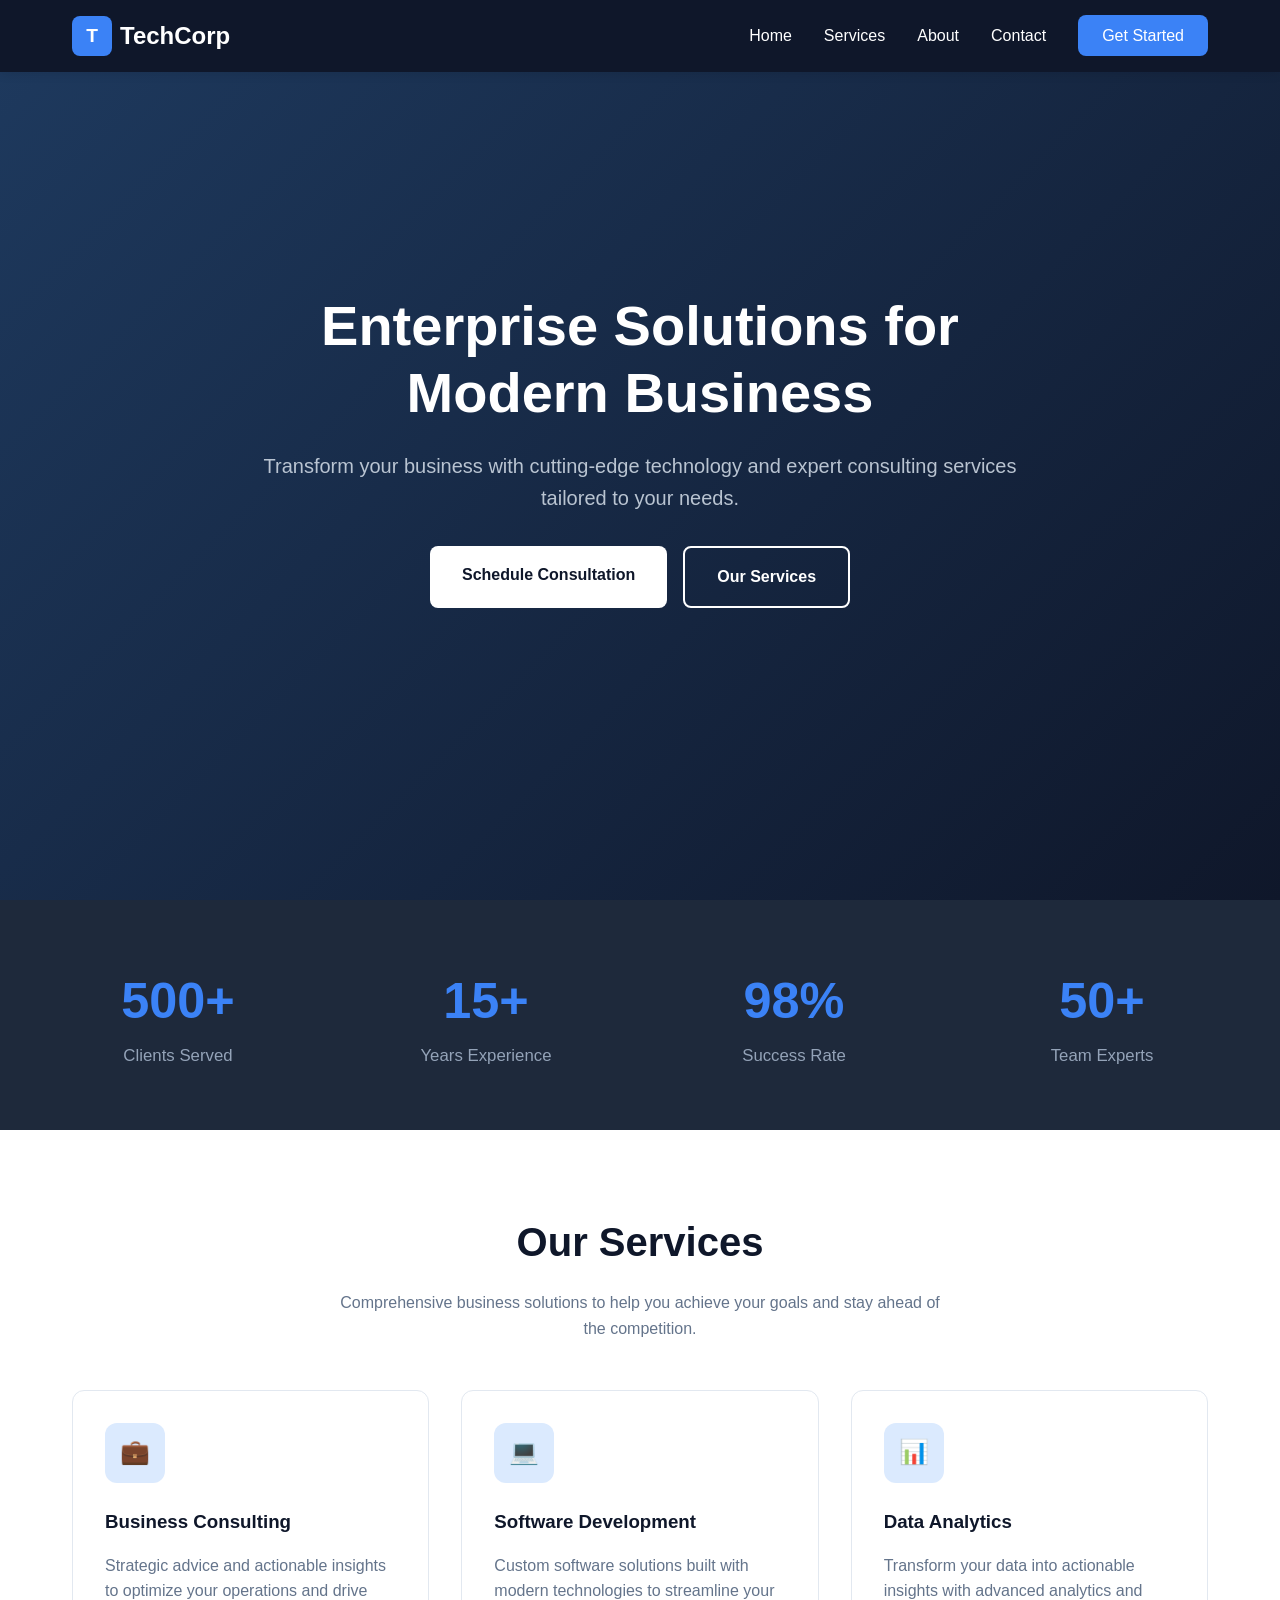
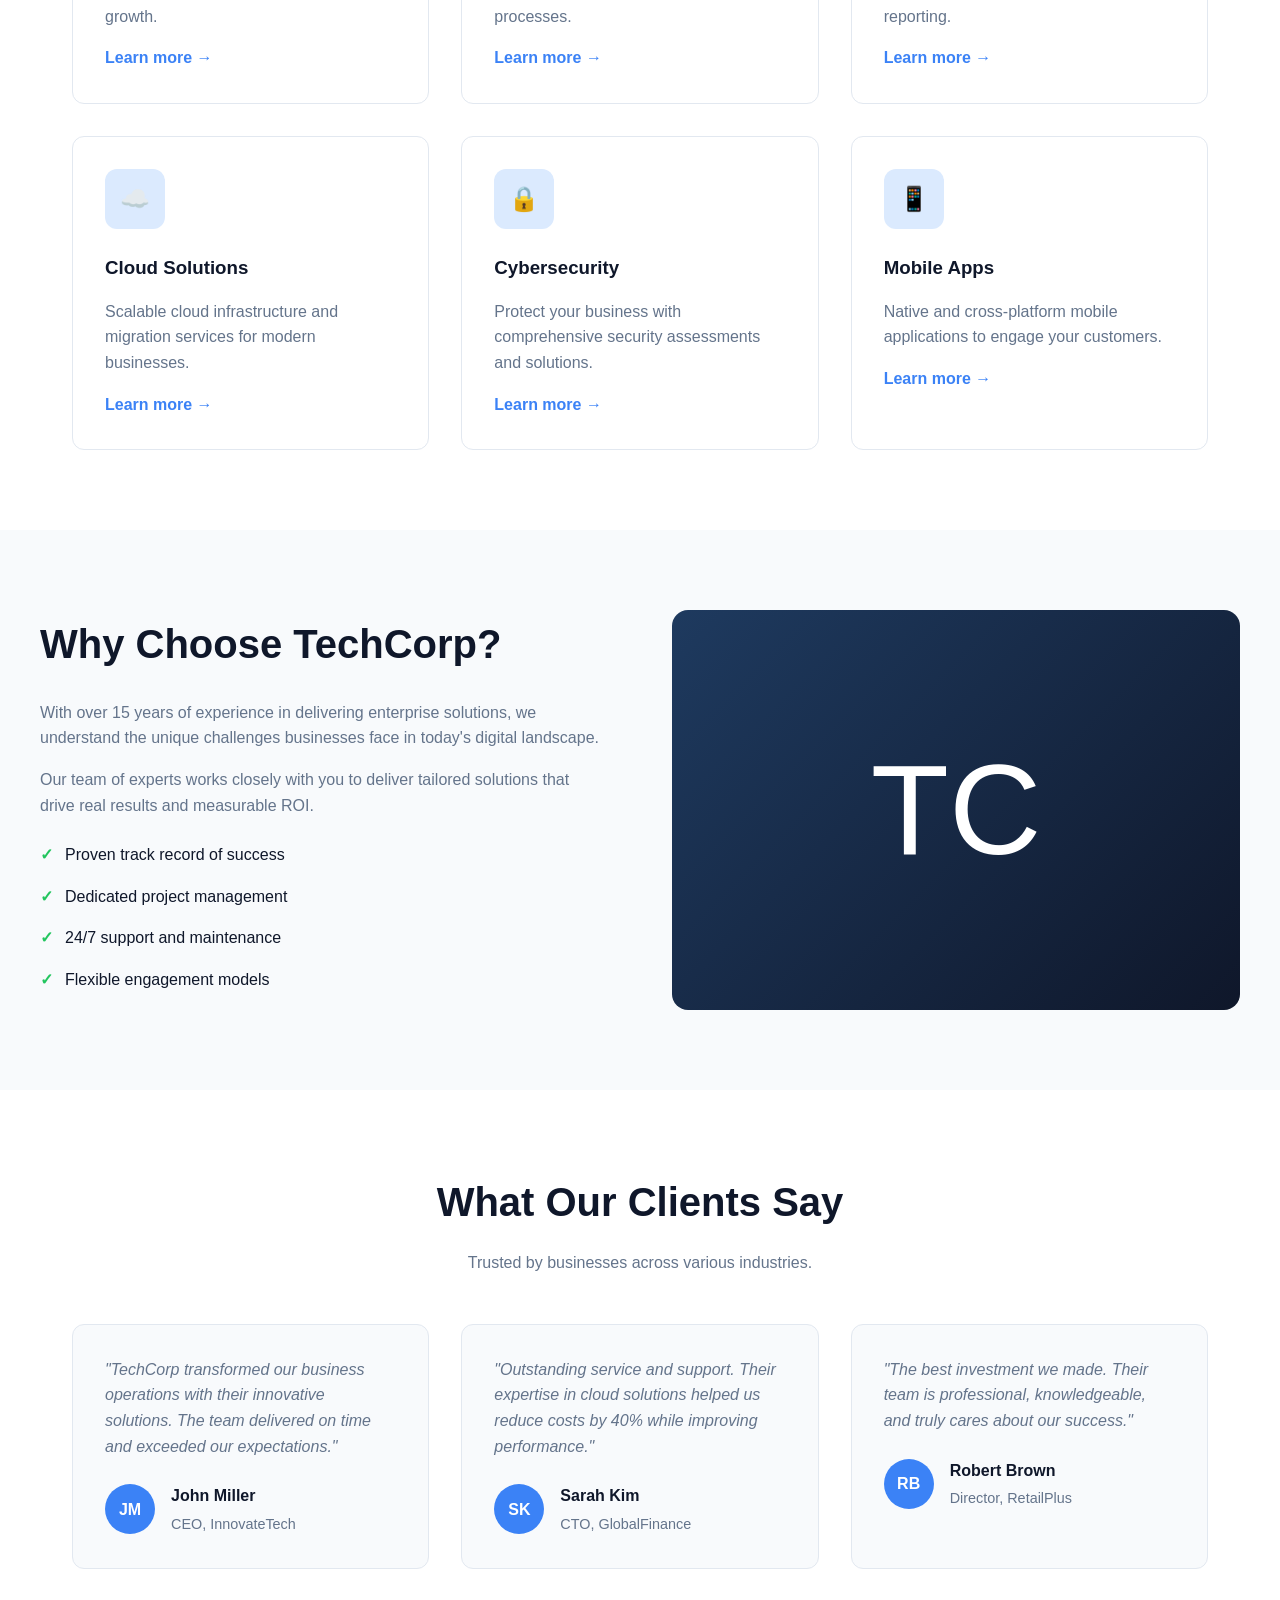
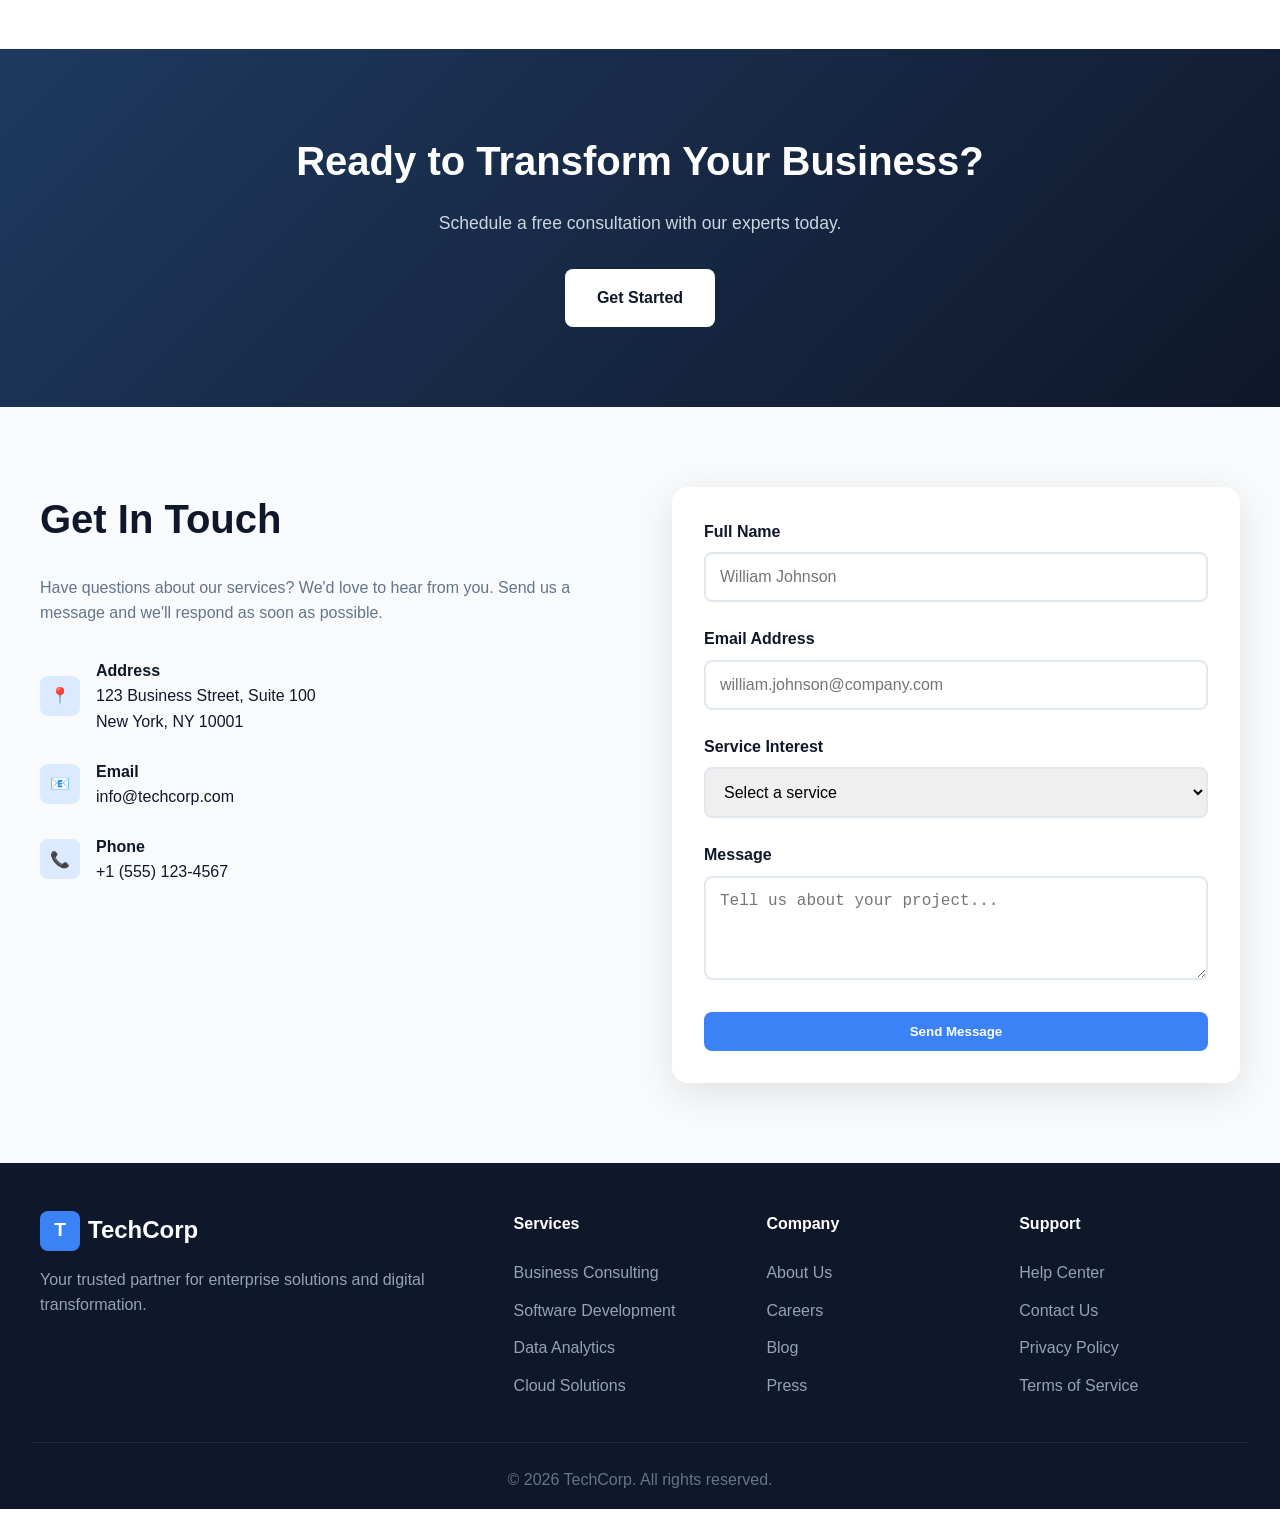
<file: HTML-CSS/index.html>
<!DOCTYPE html>
<html lang="en">
<head>
    <meta charset="UTF-8">
    <meta name="viewport" content="width=device-width, initial-scale=1.0">
    <title>TechCorp - Business Solutions</title>
    <link rel="stylesheet" href="style.css">
</head>
<body>
    <header>
        <nav>
            <div class="logo">
                <div class="logo-icon">T</div>
                <span>TechCorp</span>
            </div>
            <ul class="nav-links">
                <li><a href="#home">Home</a></li>
                <li><a href="#services">Services</a></li>
                <li><a href="#about">About</a></li>
                <li><a href="#contact">Contact</a></li>
                <li><a href="#contact" class="btn-primary">Get Started</a></li>
            </ul>
        </nav>
    </header>

    <section class="hero" id="home">
        <div class="hero-content">
            <h1>Enterprise Solutions for Modern Business</h1>
            <p>Transform your business with cutting-edge technology and expert consulting services tailored to your needs.</p>
            <div class="hero-buttons">
                <a href="#contact" class="btn-white">Schedule Consultation</a>
                <a href="#services" class="btn-outline">Our Services</a>
            </div>
        </div>
    </section>

    <section class="stats">
        <div class="stats-grid">
            <div class="stat-item">
                <div class="stat-number">500+</div>
                <div class="stat-label">Clients Served</div>
            </div>
            <div class="stat-item">
                <div class="stat-number">15+</div>
                <div class="stat-label">Years Experience</div>
            </div>
            <div class="stat-item">
                <div class="stat-number">98%</div>
                <div class="stat-label">Success Rate</div>
            </div>
            <div class="stat-item">
                <div class="stat-number">50+</div>
                <div class="stat-label">Team Experts</div>
            </div>
        </div>
    </section>

    <section class="services" id="services">
        <div class="section-header">
            <h2>Our Services</h2>
            <p>Comprehensive business solutions to help you achieve your goals and stay ahead of the competition.</p>
        </div>
        <div class="service-grid">
            <div class="service-card">
                <div class="service-icon">💼</div>
                <h3>Business Consulting</h3>
                <p>Strategic advice and actionable insights to optimize your operations and drive growth.</p>
                <a href="consulting.html" class="service-link">Learn more →</a>
            </div>
            <div class="service-card">
                <div class="service-icon">💻</div>
                <h3>Software Development</h3>
                <p>Custom software solutions built with modern technologies to streamline your processes.</p>
                <a href="development.html" class="service-link">Learn more →</a>
            </div>
            <div class="service-card">
                <div class="service-icon">📊</div>
                <h3>Data Analytics</h3>
                <p>Transform your data into actionable insights with advanced analytics and reporting.</p>
                <a href="analytics.html" class="service-link">Learn more →</a>
            </div>
            <div class="service-card">
                <div class="service-icon">☁️</div>
                <h3>Cloud Solutions</h3>
                <p>Scalable cloud infrastructure and migration services for modern businesses.</p>
                <a href="cloud.html" class="service-link">Learn more →</a>
            </div>
            <div class="service-card">
                <div class="service-icon">🔒</div>
                <h3>Cybersecurity</h3>
                <p>Protect your business with comprehensive security assessments and solutions.</p>
                <a href="security.html" class="service-link">Learn more →</a>
            </div>
            <div class="service-card">
                <div class="service-icon">📱</div>
                <h3>Mobile Apps</h3>
                <p>Native and cross-platform mobile applications to engage your customers.</p>
                <a href="mobile.html" class="service-link">Learn more →</a>
            </div>
        </div>
    </section>

    <section class="about" id="about">
        <div class="about-grid">
            <div class="about-content">
                <h2>Why Choose TechCorp?</h2>
                <p>With over 15 years of experience in delivering enterprise solutions, we understand the unique challenges businesses face in today's digital landscape.</p>
                <p>Our team of experts works closely with you to deliver tailored solutions that drive real results and measurable ROI.</p>
                <ul class="about-features">
                    <li><span class="check-icon">✓</span> Proven track record of success</li>
                    <li><span class="check-icon">✓</span> Dedicated project management</li>
                    <li><span class="check-icon">✓</span> 24/7 support and maintenance</li>
                    <li><span class="check-icon">✓</span> Flexible engagement models</li>
                </ul>
            </div>
            <div class="about-image">
                TC
            </div>
        </div>
    </section>

    <section class="testimonials">
        <div class="section-header">
            <h2>What Our Clients Say</h2>
            <p>Trusted by businesses across various industries.</p>
        </div>
        <div class="testimonial-grid">
            <div class="testimonial-card">
                <p class="testimonial-text">"TechCorp transformed our business operations with their innovative solutions. The team delivered on time and exceeded our expectations."</p>
                <div class="testimonial-author">
                    <div class="author-avatar">JM</div>
                    <div class="author-info">
                        <h4>John Miller</h4>
                        <p>CEO, InnovateTech</p>
                    </div>
                </div>
            </div>
            <div class="testimonial-card">
                <p class="testimonial-text">"Outstanding service and support. Their expertise in cloud solutions helped us reduce costs by 40% while improving performance."</p>
                <div class="testimonial-author">
                    <div class="author-avatar">SK</div>
                    <div class="author-info">
                        <h4>Sarah Kim</h4>
                        <p>CTO, GlobalFinance</p>
                    </div>
                </div>
            </div>
            <div class="testimonial-card">
                <p class="testimonial-text">"The best investment we made. Their team is professional, knowledgeable, and truly cares about our success."</p>
                <div class="testimonial-author">
                    <div class="author-avatar">RB</div>
                    <div class="author-info">
                        <h4>Robert Brown</h4>
                        <p>Director, RetailPlus</p>
                    </div>
                </div>
            </div>
        </div>
    </section>

    <section class="cta">
        <h2>Ready to Transform Your Business?</h2>
        <p>Schedule a free consultation with our experts today.</p>
        <a href="#contact" class="btn-white">Get Started</a>
    </section>

    <section class="contact" id="contact">
        <div class="contact-grid">
            <div class="contact-info">
                <h2>Get In Touch</h2>
                <p>Have questions about our services? We'd love to hear from you. Send us a message and we'll respond as soon as possible.</p>
                <ul class="contact-details">
                    <li>
                        <div class="contact-icon">📍</div>
                        <div>
                            <strong>Address</strong><br>
                            123 Business Street, Suite 100<br>
                            New York, NY 10001
                        </div>
                    </li>
                    <li>
                        <div class="contact-icon">📧</div>
                        <div>
                            <strong>Email</strong><br>
                            info@techcorp.com
                        </div>
                    </li>
                    <li>
                        <div class="contact-icon">📞</div>
                        <div>
                            <strong>Phone</strong><br>
                            +1 (555) 123-4567
                        </div>
                    </li>
                </ul>
            </div>
            <form class="contact-form" onsubmit="handleSubmit(event)">
                <div class="form-group">
                    <label>Full Name</label>
                    <input type="text" placeholder="William Johnson" required>
                </div>
                <div class="form-group">
                    <label>Email Address</label>
                    <input type="email" placeholder="william.johnson@company.com" required>
                </div>
                <div class="form-group">
                    <label>Service Interest</label>
                    <select required>
                        <option value="">Select a service</option>
                        <option value="consulting">Business Consulting</option>
                        <option value="development">Software Development</option>
                        <option value="analytics">Data Analytics</option>
                        <option value="cloud">Cloud Solutions</option>
                        <option value="security">Cybersecurity</option>
                        <option value="mobile">Mobile Apps</option>
                    </select>
                </div>
                <div class="form-group">
                    <label>Message</label>
                    <textarea rows="4" placeholder="Tell us about your project..." required></textarea>
                </div>
                <button type="submit" class="btn-primary" style="width: 100%;">Send Message</button>
            </form>
        </div>
    </section>

    <footer>
        <div class="footer-grid">
            <div class="footer-brand">
                <div class="logo">
                    <div class="logo-icon">T</div>
                    <span>TechCorp</span>
                </div>
                <p>Your trusted partner for enterprise solutions and digital transformation.</p>
            </div>
            <div class="footer-column">
                <h4>Services</h4>
                <ul>
                    <li><a href="#">Business Consulting</a></li>
                    <li><a href="#">Software Development</a></li>
                    <li><a href="#">Data Analytics</a></li>
                    <li><a href="#">Cloud Solutions</a></li>
                </ul>
            </div>
            <div class="footer-column">
                <h4>Company</h4>
                <ul>
                    <li><a href="#">About Us</a></li>
                    <li><a href="#">Careers</a></li>
                    <li><a href="#">Blog</a></li>
                    <li><a href="#">Press</a></li>
                </ul>
            </div>
            <div class="footer-column">
                <h4>Support</h4>
                <ul>
                    <li><a href="#">Help Center</a></li>
                    <li><a href="#">Contact Us</a></li>
                    <li><a href="#">Privacy Policy</a></li>
                    <li><a href="#">Terms of Service</a></li>
                </ul>
            </div>
        </div>
        <div class="footer-bottom">
            <p>&copy; 2026 TechCorp. All rights reserved.</p>
        </div>
    </footer>

    <script>
        // Form submission
        function handleSubmit(event) {
            event.preventDefault();
            alert('Thank you for your inquiry! Our team will contact you within 24 hours.');
            event.target.reset();
        }

        // Smooth scroll for navigation
        document.querySelectorAll('a[href^="#"]').forEach(anchor => {
            anchor.addEventListener('click', function(e) {
                e.preventDefault();
                const target = document.querySelector(this.getAttribute('href'));
                if (target) {
                    target.scrollIntoView({ behavior: 'smooth' });
                }
            });
        });

        // Header scroll effect
        window.addEventListener('scroll', () => {
            const header = document.querySelector('header');
            if (window.scrollY > 50) {
                header.style.boxShadow = '0 2px 20px rgba(0,0,0,0.2)';
            } else {
                header.style.boxShadow = '0 2px 10px rgba(0,0,0,0.1)';
            }
        });

        // Animate stats on scroll
        const observerOptions = {
            threshold: 0.5
        };

        const statsObserver = new IntersectionObserver((entries) => {
            entries.forEach(entry => {
                if (entry.isIntersecting) {
                    entry.target.style.transform = 'scale(1.05)';
                    entry.target.style.transition = 'transform 0.3s';
                }
            });
        }, observerOptions);

        document.querySelectorAll('.stat-item').forEach(stat => {
            statsObserver.observe(stat);
        });
    </script>
</body>
</html>
</file>
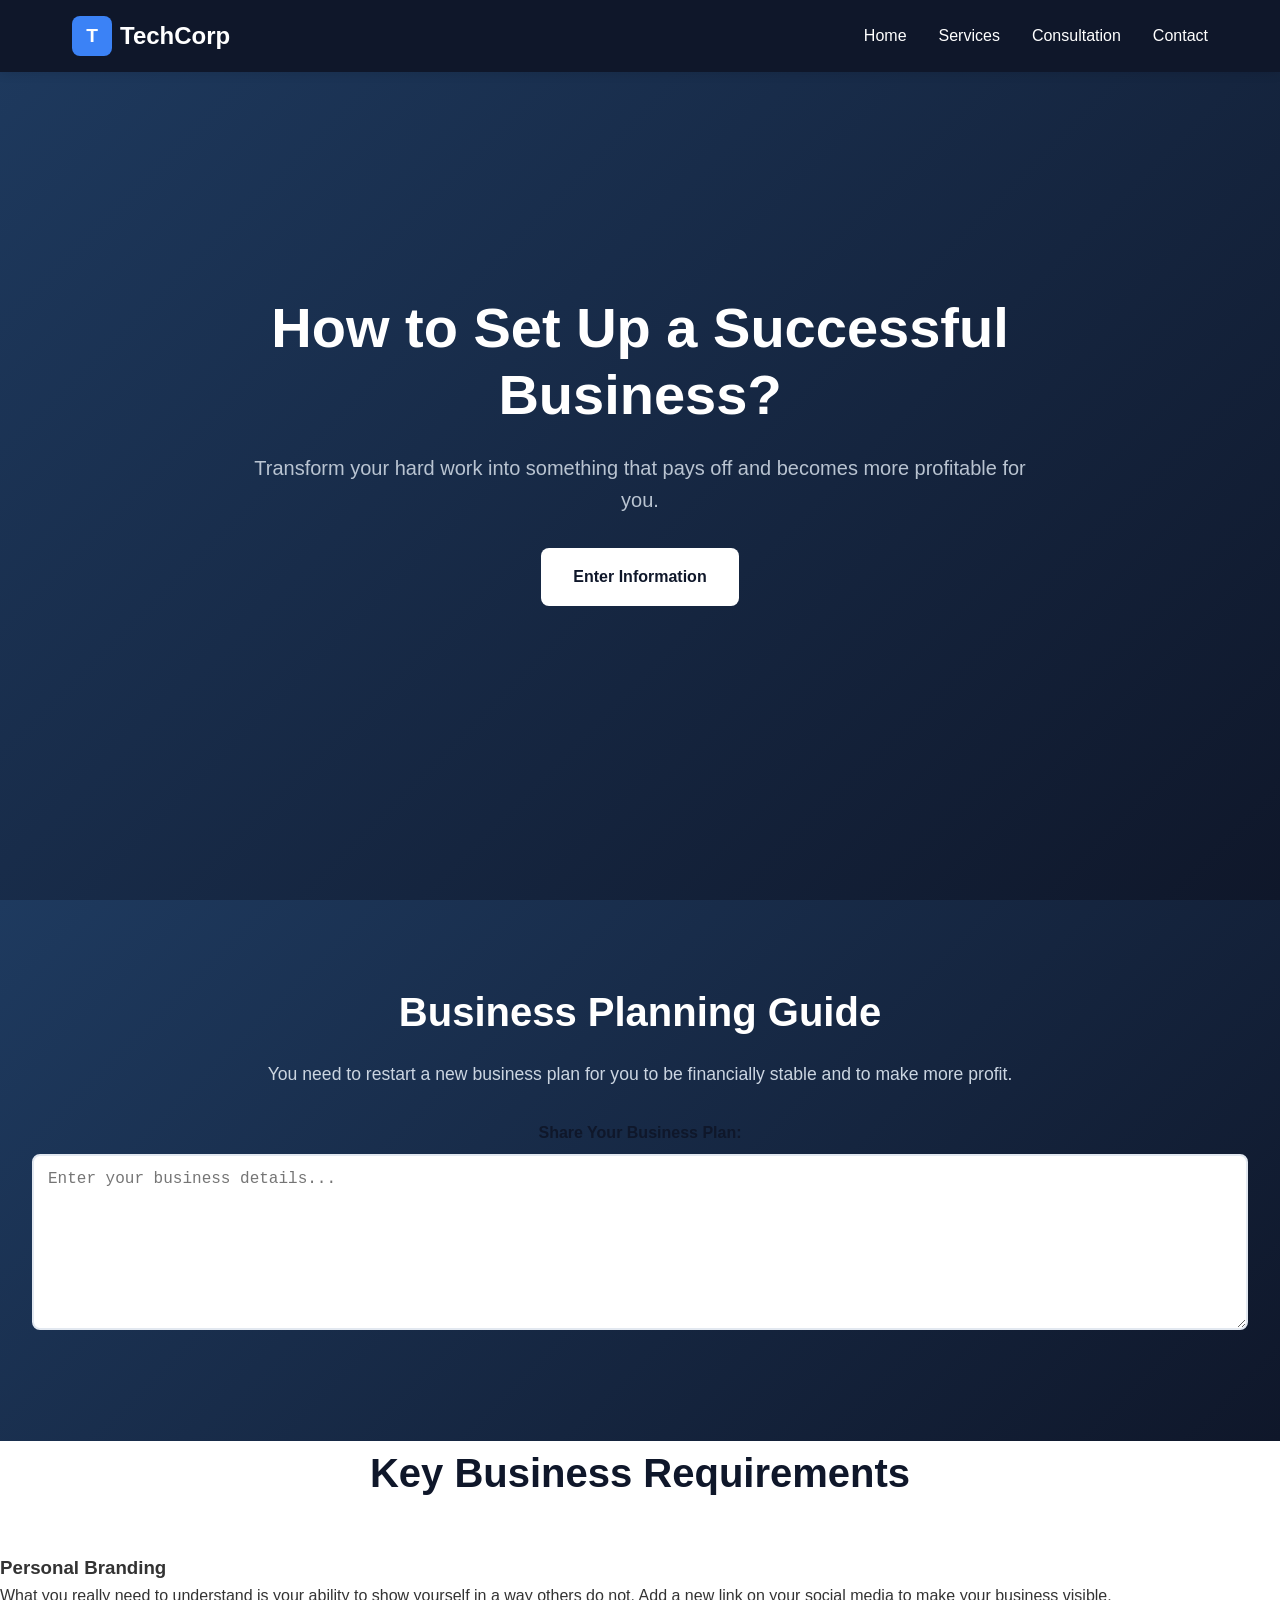
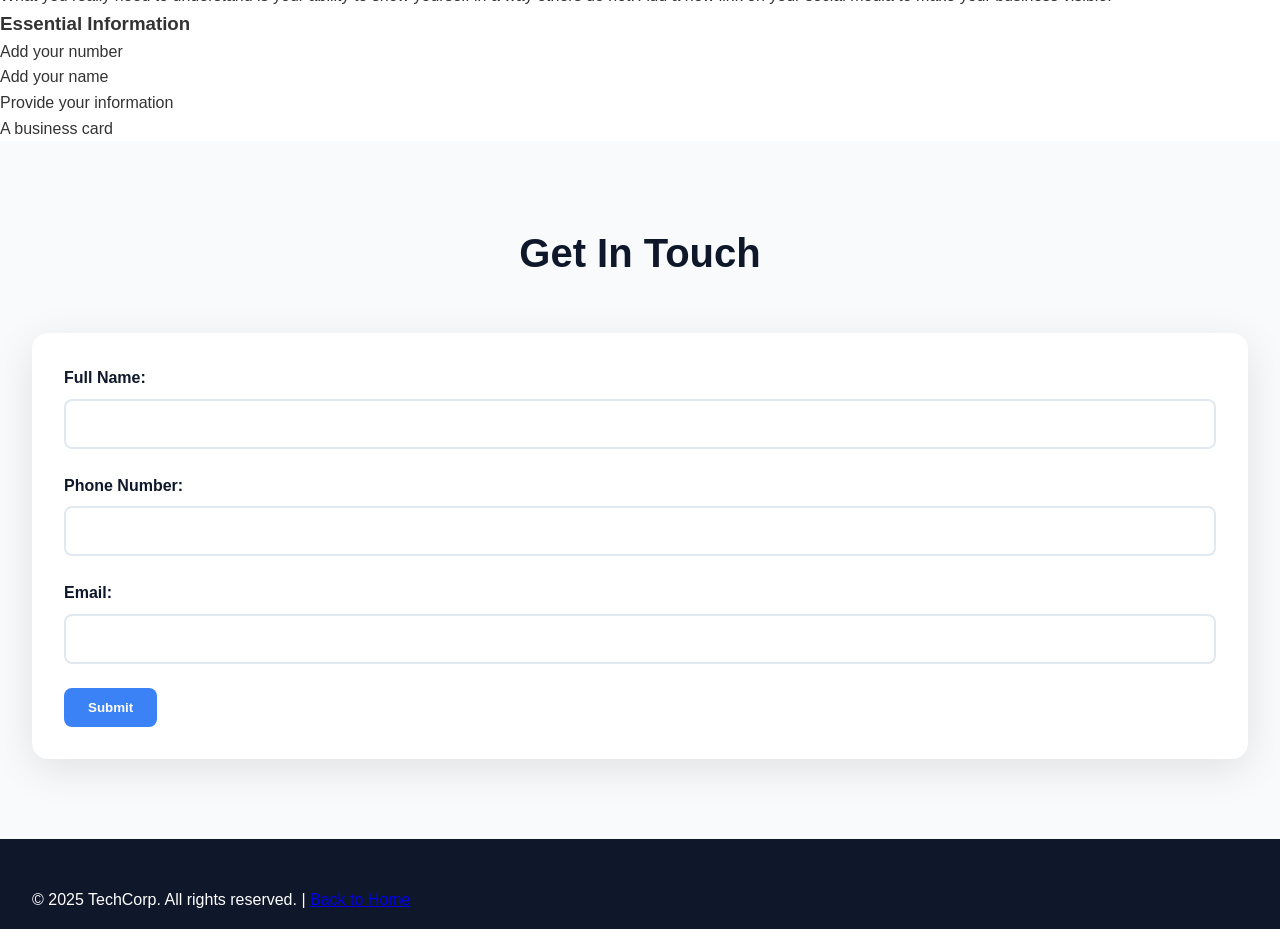
<file: HTML-CSS/child.html>
<!DOCTYPE html>
<html lang="en">
<head>
    <meta charset="UTF-8">
    <meta name="viewport" content="width=device-width, initial-scale=1.0">
    <title>Business Consulting Section</title>
    <link rel="stylesheet" href="style.css">
</head>
<body>
    <header>
        <nav>
            <div class="logo">
                <div class="logo-icon">T</div>
                <span>TechCorp</span>
            </div>
            <ul class="nav-links">
                <li><a href="index.html#home">Home</a></li>
                <li><a href="index.html#services">Services</a></li>
                <li><a href="#consultation">Consultation</a></li>
                <li><a href="#contact">Contact</a></li>
            </ul>
        </nav>
    </header>

    <section class="hero" id="consultation">
        <div class="hero-content">
            <h1>How to Set Up a Successful Business?</h1>
            <p>Transform your hard work into something that pays off and becomes more profitable for you.</p>
            <div class="hero-buttons">
                <a href="#contact" class="btn-white">Enter Information</a>
            </div>
        </div>
    </section>

    <section class="cta">
        <div class="cta-content">
            <h2>Business Planning Guide</h2>
            <p>You need to restart a new business plan for you to be financially stable and to make more profit.</p>
            <div class="form-group">
                <label for="business-plan">Share Your Business Plan:</label>
                <textarea name="business-plan" id="business-plan" cols="50" rows="8" placeholder="Enter your business details..."></textarea>
            </div>
        </div>
    </section>

    <section class="benefits">
        <div class="section-header">
            <h2>Key Business Requirements</h2>
        </div>
        <div class="benefits-grid">
            <article class="benefit-card">
                <h3>Personal Branding</h3>
                <p>What you really need to understand is your ability to show yourself in a way others do not. Add a new link on your social media to make your business visible.</p>
            </article>
            <article class="benefit-card">
                <h3>Essential Information</h3>
                <ul>
                    <li>Add your number</li>
                    <li>Add your name</li>
                    <li>Provide your information</li>
                    <li>A business card</li>
                </ul>
            </article>
        </div>
    </section>

    <section class="contact" id="contact">
        <div class="section-header">
            <h2>Get In Touch</h2>
        </div>
        <div class="contact-form">
            <form>
                <div class="form-group">
                    <label for="name">Full Name:</label>
                    <input type="text" id="name" name="name" required>
                </div>
                <div class="form-group">
                    <label for="phone">Phone Number:</label>
                    <input type="tel" id="phone" name="phone" required>
                </div>
                <div class="form-group">
                    <label for="email">Email:</label>
                    <input type="email" id="email" name="email" required>
                </div>
                <button type="submit" class="btn-primary">Submit</button>
            </form>
        </div>
    </section>

    <footer>
        <p>&copy; 2025 TechCorp. All rights reserved. | <a href="index.html">Back to Home</a></p>
    </footer>
</body>
</html>
</file>
<file: HTML-CSS/style.css>
* {
    margin: 0;
    padding: 0;
    box-sizing: border-box;
}

body {
    font-family: 'Segoe UI', Tahoma, Geneva, Verdana, sans-serif;
    line-height: 1.6;
    color: #333;
}

header {
    background: #0f172a;
    color: white;
    padding: 1rem 0;
    position: fixed;
    width: 100%;
    top: 0;
    z-index: 1000;
    box-shadow: 0 2px 10px rgba(0,0,0,0.1);
}

nav {
    max-width: 1200px;
    margin: 0 auto;
    display: flex;
    justify-content: space-between;
    align-items: center;
    padding: 0 2rem;
}

.logo {
    font-size: 1.5rem;
    font-weight: bold;
    display: flex;
    align-items: center;
    gap: 0.5rem;
}

.logo-icon {
    width: 40px;
    height: 40px;
    background: #3b82f6;
    border-radius: 8px;
    display: flex;
    align-items: center;
    justify-content: center;
    font-weight: bold;
    font-size: 1.2rem;
}

.nav-links {
    display: flex;
    list-style: none;
    gap: 2rem;
    align-items: center;
}

.nav-links a {
    color: white;
    text-decoration: none;
    transition: opacity 0.3s;
    font-weight: 500;
}

.nav-links a:hover {
    opacity: 0.8;
}

.btn-primary {
    background: #3b82f6;
    color: white;
    padding: 0.75rem 1.5rem;
    border-radius: 8px;
    text-decoration: none;
    font-weight: 600;
    transition: background 0.3s;
    border: none;
    cursor: pointer;
}

.btn-primary:hover {
    background: #2563eb;
}

.hero {
    height: 100vh;
    display: flex;
    align-items: center;
    justify-content: center;
    background: linear-gradient(135deg, #1e3a5f 0%, #0f172a 100%);
    color: white;
    text-align: center;
    padding: 0 2rem;
}

.hero-content {
    max-width: 800px;
}

.hero-content h1 {
    font-size: 3.5rem;
    margin-bottom: 1.5rem;
    line-height: 1.2;
}

.hero-content p {
    font-size: 1.25rem;
    margin-bottom: 2rem;
    opacity: 0.9;
    color: #cbd5e1;
}

.hero-buttons {
    display: flex;
    gap: 1rem;
    justify-content: center;
    flex-wrap: wrap;
}

.btn-white {
    background: white;
    color: #0f172a;
    padding: 1rem 2rem;
    border-radius: 8px;
    text-decoration: none;
    font-weight: bold;
    transition: transform 0.3s, box-shadow 0.3s;
    display: inline-block;
}

.btn-white:hover {
    transform: translateY(-3px);
    box-shadow: 0 10px 30px rgba(0,0,0,0.3);
}

.btn-outline {
    background: transparent;
    color: white;
    padding: 1rem 2rem;
    border-radius: 8px;
    text-decoration: none;
    font-weight: bold;
    border: 2px solid white;
    transition: background 0.3s, color 0.3s;
    display: inline-block;
}

.btn-outline:hover {
    background: white;
    color: #0f172a;
}

.stats {
    background: #1e293b;
    padding: 4rem 2rem;
}

.stats-grid {
    max-width: 1200px;
    margin: 0 auto;
    display: grid;
    grid-template-columns: repeat(4, 1fr);
    gap: 2rem;
    text-align: center;
}

.stat-item {
    color: white;
}

.stat-number {
    font-size: 3rem;
    font-weight: bold;
    color: #3b82f6;
}

.stat-label {
    font-size: 1rem;
    color: #94a3b8;
}

.services {
    padding: 5rem 2rem;
    max-width: 1200px;
    margin: 0 auto;
}

.section-header {
    text-align: center;
    margin-bottom: 3rem;
}

.section-header h2 {
    font-size: 2.5rem;
    margin-bottom: 1rem;
    color: #0f172a;
}

.section-header p {
    color: #64748b;
    max-width: 600px;
    margin: 0 auto;
}

.service-grid {
    display: grid;
    grid-template-columns: repeat(auto-fit, minmax(300px, 1fr));
    gap: 2rem;
}

.service-card {
    padding: 2rem;
    border-radius: 12px;
    background: white;
    border: 1px solid #e2e8f0;
    transition: transform 0.3s, box-shadow 0.3s;
}

.service-card:hover {
    transform: translateY(-5px);
    box-shadow: 0 20px 40px rgba(0,0,0,0.1);
}

.service-icon {
    width: 60px;
    height: 60px;
    background: #dbeafe;
    border-radius: 12px;
    display: flex;
    align-items: center;
    justify-content: center;
    font-size: 1.5rem;
    margin-bottom: 1.5rem;
}

.service-card h3 {
    margin-bottom: 1rem;
    color: #0f172a;
}

.service-card p {
    color: #64748b;
    margin-bottom: 1rem;
}

.service-link {
    color: #3b82f6;
    text-decoration: none;
    font-weight: 600;
}

.about {
    background: #f8fafc;
    padding: 5rem 2rem;
}

.about-grid {
    max-width: 1200px;
    margin: 0 auto;
    display: grid;
    grid-template-columns: 1fr 1fr;
    gap: 4rem;
    align-items: center;
}

.about-content h2 {
    font-size: 2.5rem;
    margin-bottom: 1.5rem;
    color: #0f172a;
}

.about-content p {
    color: #64748b;
    margin-bottom: 1rem;
}

.about-features {
    list-style: none;
    margin-top: 1.5rem;
}

.about-features li {
    display: flex;
    align-items: center;
    gap: 0.75rem;
    margin-bottom: 1rem;
    color: #0f172a;
}

.check-icon {
    color: #22c55e;
    font-weight: bold;
}

.about-image {
    background: linear-gradient(135deg, #1e3a5f 0%, #0f172a 100%);
    height: 400px;
    border-radius: 16px;
    display: flex;
    align-items: center;
    justify-content: center;
    color: white;
    font-size: 8rem;
}

.testimonials {
    padding: 5rem 2rem;
    max-width: 1200px;
    margin: 0 auto;
}

.testimonial-grid {
    display: grid;
    grid-template-columns: repeat(auto-fit, minmax(350px, 1fr));
    gap: 2rem;
}

.testimonial-card {
    padding: 2rem;
    border-radius: 12px;
    background: #f8fafc;
    border: 1px solid #e2e8f0;
}

.testimonial-text {
    font-style: italic;
    color: #64748b;
    margin-bottom: 1.5rem;
}

.testimonial-author {
    display: flex;
    align-items: center;
    gap: 1rem;
}

.author-avatar {
    width: 50px;
    height: 50px;
    background: #3b82f6;
    border-radius: 50%;
    display: flex;
    align-items: center;
    justify-content: center;
    color: white;
    font-weight: bold;
}

.author-info h4 {
    color: #0f172a;
    margin-bottom: 0.25rem;
}

.author-info p {
    color: #64748b;
    font-size: 0.9rem;
}

.cta {
    background: linear-gradient(135deg, #1e3a5f 0%, #0f172a 100%);
    padding: 5rem 2rem;
    text-align: center;
    color: white;
}

.cta h2 {
    font-size: 2.5rem;
    margin-bottom: 1rem;
}

.cta p {
    color: #cbd5e1;
    margin-bottom: 2rem;
    font-size: 1.1rem;
}

.contact {
    background: #f8fafc;
    padding: 5rem 2rem;
}

.contact-grid {
    max-width: 1200px;
    margin: 0 auto;
    display: grid;
    grid-template-columns: 1fr 1fr;
    gap: 4rem;
}

.contact-info h2 {
    font-size: 2.5rem;
    margin-bottom: 1.5rem;
    color: #0f172a;
}

.contact-info p {
    color: #64748b;
    margin-bottom: 2rem;
}

.contact-details {
    list-style: none;
}

.contact-details li {
    display: flex;
    align-items: center;
    gap: 1rem;
    margin-bottom: 1.5rem;
    color: #0f172a;
}

.contact-icon {
    width: 40px;
    height: 40px;
    background: #dbeafe;
    border-radius: 8px;
    display: flex;
    align-items: center;
    justify-content: center;
}

.contact-form {
    background: white;
    padding: 2rem;
    border-radius: 16px;
    box-shadow: 0 10px 40px rgba(0,0,0,0.1);
}

.form-group {
    margin-bottom: 1.5rem;
}

.form-group label {
    display: block;
    margin-bottom: 0.5rem;
    font-weight: 600;
    color: #0f172a;
}

.form-group input,
.form-group textarea,
.form-group select {
    width: 100%;
    padding: 0.875rem;
    border: 2px solid #e2e8f0;
    border-radius: 8px;
    font-size: 1rem;
    transition: border-color 0.3s;
}

.form-group input:focus,
.form-group textarea:focus,
.form-group select:focus {
    outline: none;
    border-color: #3b82f6;
}

footer {
    background: #0f172a;
    color: white;
    padding: 3rem 2rem 1rem;
}

.footer-grid {
    max-width: 1200px;
    margin: 0 auto;
    display: grid;
    grid-template-columns: 2fr 1fr 1fr 1fr;
    gap: 2rem;
    margin-bottom: 2rem;
}

.footer-brand p {
    color: #94a3b8;
    margin-top: 1rem;
}

.footer-column h4 {
    margin-bottom: 1.5rem;
    color: white;
}

.footer-column ul {
    list-style: none;
}

.footer-column li {
    margin-bottom: 0.75rem;
}

.footer-column a {
    color: #94a3b8;
    text-decoration: none;
    transition: color 0.3s;
}

.footer-column a:hover {
    color: white;
}

.footer-bottom {
    border-top: 1px solid #1e293b;
    padding-top: 1.5rem;
    text-align: center;
    color: #64748b;
}

@media (max-width: 768px) {
    .hero-content h1 {
        font-size: 2.5rem;
    }
    
    .stats-grid {
        grid-template-columns: repeat(2, 1fr);
    }
    
    .about-grid,
    .contact-grid {
        grid-template-columns: 1fr;
    }
    
    .footer-grid {
        grid-template-columns: 1fr 1fr;
    }
}
</file>
